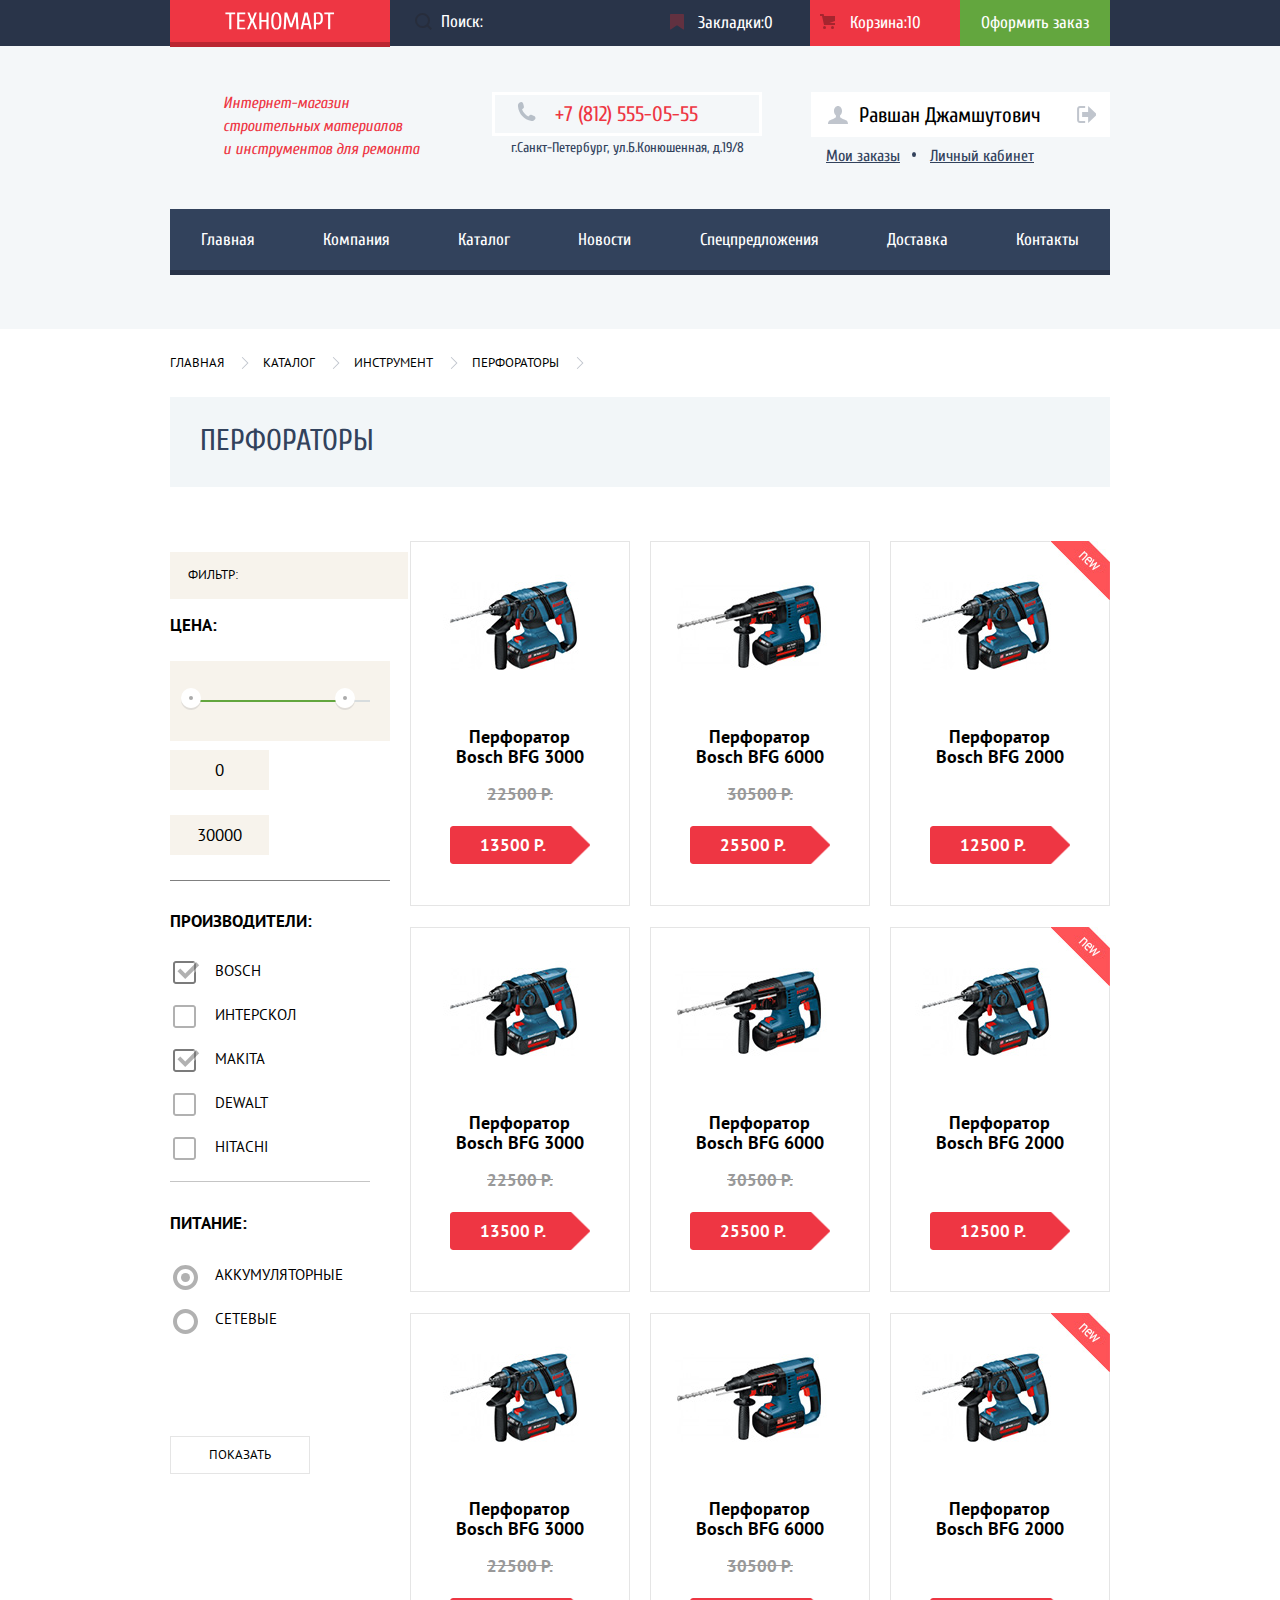
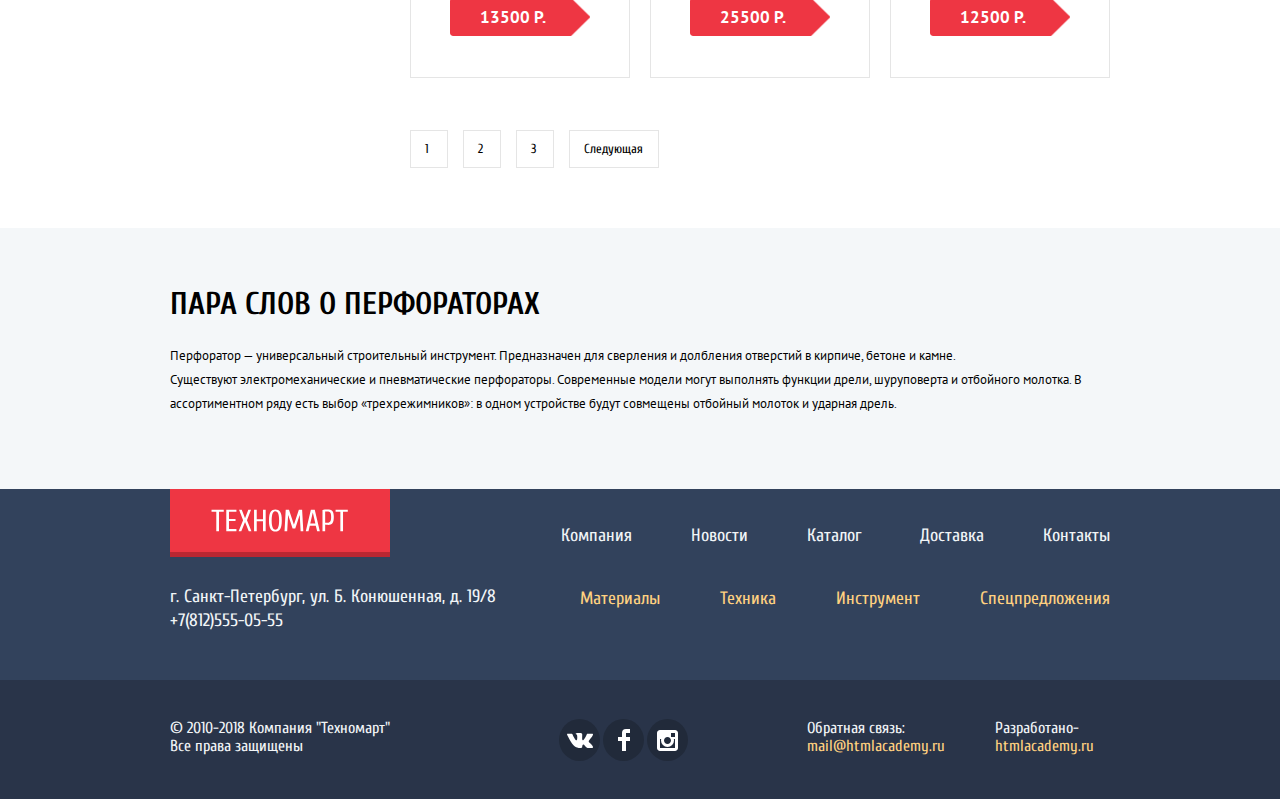
<file: catalog.html>
<!DOCTYPE html>
<html lang="ru">
  <head>
    <meta charset="utf-8">
    <title>Техномарт</title>
    <link href="https://fonts.googleapis.com/css?family=Cuprum:400,400i,700,700i%7CPT+Sans:400,700&amp;subset=cyrillic" rel="stylesheet">
    <link href="css/normalize.css" rel="stylesheet">
    <link href="css/style.css" rel="stylesheet">
  </head>
  <body class="inner-page">
    <header class="main-header">
      <div class="header-top-level">
        <div class="container">
          <a class="technomart-logo" href="index.html"><img src="img/technomart_logo.svg" width="110" height="18" alt="Логотип магазина Техномарт"></a>
          <div class="header-navigation-tools">
            <form action="https://htmlacademy.ru" method="get">
              <input class="search" name="search" type="search" placeholder="Поиск:">
            </form>
            <a class="header-navigation-favourites" href="favourites.html">Закладки:<span>0</span></a>
            <a class="header-navigation-basket color-change" href="basket.html">Корзина:<span>10</span></a>
            <a class="header-navigation-order" href="order.html">Оформить заказ</a>
          </div>
        </div>
      </div>
      <div class="header-middle-level">
        <div class="container">
          <h2 class="h1">Интернет-магазин строительных материалов &nbsp; и инструментов для ремонта</h2>
          <div class="header-contacts">
            <a class="phone-number" href="tel:+78125550555">+7 (812) 555-05-55</a>
            <p class="address">г.Санкт-Петербург, ул.Б.Конюшенная, д.19/8</p>
          </div>
          <div class="user-block-catalog">
            <ul class="user-block-top">
              <li><a class="user-block-top-profile" href="profile.html">Равшан Джамшутович</a></li>
              <li><a class="user-block-top-exit" href="#" aria-label="Выход"></a></li>
            </ul>
            <ul class="user-block-bottom">
              <li><a href="my-orders.html">Мои заказы</a></li>
              <li><a class="user-block-bottom-profile" href="profile.html">Личный кабинет</a></li>
            </ul>
          </div>
        </div>
      </div>
      <div class="header-bottom-level">
        <div class="container">
          <nav>
            <ul class="site-navigation">
              <li><a href="index.html">Главная</a></li>
              <li><a href="company.html">Компания</a></li>
              <li><a href="catalog.html">Каталог</a></li>
              <li><a href="news.html">Новости</a></li>
              <li><a href="offers.html">Спецпредложения</a></li>
              <li><a href="delievery.html">Доставка</a></li>
              <li><a href="contacts.html">Контакты</a></li>
            </ul>
          </nav>
        </div>
      </div>
    </header>
    <main>
      <div class="container">
        <ul class="breadcrumbs uppercase">
          <li><a href="index.html">Главная</a></li>
          <li><a href="catalog.html">Каталог</a></li>
          <li><a href="instruments.html">Инструмент</a></li>
          <li class="breadcrumbs-current">Перфораторы</li>
        </ul>
        <h1 class="catalog-header uppercase">Перфораторы</h1>
          <div class="catalog-columns">
            <section class="filters">
            <h2>Фильтр:</h2>
            <form class="filters-form uppercase" method="get" action="https://echo.htmlacademy.ru">
              <fieldset>
                <legend>Цена:</legend>
                  <div class="range-controls">
                    <div class="scale">
                      <div class="bar"></div>
                    </div>
                    <div class="range-toggle range-toggle-min"></div>
                    <div class="range-toggle range-toggle-max"></div>
                  </div>
                   <div class="price-controls">
                     <label class="min-price"><input type="text" name="min-price" value="0"></label>
                     <label class="max-price"><input type="text" name="max-price" value="30000"></label>
                  </div>

              </fieldset>
              <fieldset class="producers">
                <legend>Производители:</legend>
                  <ul class="filter-producers">
                    <li class="filter-option">
                      <input class="visually-hidden filter-input-checkbox" type="checkbox" name="Bosch" checked id="Bosch">
                      <label for="Bosch">Bosch</label>
                    </li>
                    <li class="filter-option">
                      <input class="visually-hidden filter-input-checkbox" type="checkbox" name="Interskol" id="Interskol">
                      <label for="Interskol"> Интерскол</label>
                    </li>
                    <li class="filter-option">
                      <input class="visually-hidden filter-input-checkbox" type="checkbox" name="Makita" id="Makita" checked>
                      <label for="Makita">Makita</label>
                    </li>
                    <li class="filter-option">
                      <input class="visually-hidden filter-input-checkbox" type="checkbox" name="Dewalt" id="Dewalt">
                      <label for="Dewalt">Dewalt</label>
                    </li>
                    <li class="filter-option">
                      <input class="visually-hidden filter-input-checkbox" type="checkbox" name="Hitachi" id="Hitachi">
                      <label for="Hitachi">Hitachi</label>
                    </li>
                  </ul>
              </fieldset>
              <fieldset>
                <legend>Питание:</legend>
                <ul class="filter-chargers">
                  <li class="filter-option">
                    <input class="visually-hidden filter-input-radio" type="radio" name="charger-group" value="battery" id="battery" checked>
                    <label for="battery">Аккумуляторные</label>
                  </li>
                  <li class="filter-option">
                    <input class="visually-hidden filter-input-radio" type="radio" name="charger-group" id="power" value="power">
                    <label for="power">Сетевые</label>
                  </li>
                </ul>
              </fieldset>
              <button class="filter-button button" type="submit">
                Показать
              </button>
            </form>
          </section>
          <section class="catalog">
          <h2 class="visually-hidden">Список перфораторов</h2>
          <ul class="catalog-list">
            <li class="catalog-item">
              <div class="catalog-item-image">
                <img src="img/Bosch_3000.jpg" width="218" height="170" alt="Перфоратор Bosch BFG 3000">
              </div>
              <a href="#">
                <h3 class="catalog-item-title">Перфоратор Bosch BFG 3000</h3>
              </a>
              <div class="item-price item-price-old">
                <b>22500 Р.</b>
              </div>
              <div class="item-price item-price-new">
                <b>13500 Р.</b>
              </div>
               <div class="actions">
                <a href="#" class="buy uppercase">Купить</a>
                <a href="#" class="bookmark uppercase">В закладки</a>
              </div>
            </li>
            <li class="catalog-item">
              <div class="catalog-item-image">
                <img src="img/Bosch_6000.jpg" width="218" height="170" alt="Перфоратор Bosch BFG 6000">
              </div>
              <a href="#">
                <h3 class="catalog-item-title">Перфоратор Bosch BFG 6000</h3>
              </a>
              <div class="item-price-old">
                <b>30500 Р.</b>
              </div>
              <div class="item-price-new">
                <b>25500 Р.</b>
              </div>
               <div class="actions">
                <a href="#" class="buy">Купить</a>
                <a href="#" class="bookmark">В закладки</a>
              </div>
            </li>
            <li class="catalog-item">
              <div class="catalog-item-image">
                <img src="img/Bosch_2000.jpg" width="218" height="170" alt="Перфоратор Bosch BFG 2000">
              </div>
              <a href="#">
                <h3 class="catalog-item-title">Перфоратор Bosch BFG 2000</h3>
              </a>
              <div class="item-price item-price-new">
                <b>12500 Р.</b>
              </div>
               <div class="actions">
                <a href="#" class="buy">Купить</a>
                <a href="#" class="bookmark">В закладки</a>
              </div>
              <div class="flag flag-new">новинка</div>
            </li>
            <li class="catalog-item">
              <div class="catalog-item-image">
                <img src="img/Bosch_3000.jpg" width="218" height="170" alt="Перфоратор Bosch BFG 3000">
              </div>
              <a href="#">
                <h3 class="catalog-item-title">Перфоратор Bosch BFG 3000</h3>
              </a>
              <div class="item-price item-price-old">
                <b>22500 Р.</b>
              </div>
              <div class="item-price item-price-new">
                <b>13500 Р.</b>
              </div>
               <div class="actions">
                <a href="#" class="buy">Купить</a>
                <a href="#" class="bookmark">В закладки</a>
              </div>
            </li>
            <li class="catalog-item">
              <div class="catalog-item-image">
                <img src="img/Bosch_6000.jpg" width="218" height="170" alt="Перфоратор Bosch BFG 6000">
              </div>
              <a href="#">
                <h3 class="catalog-item-title">Перфоратор Bosch BFG 6000</h3>
              </a>
              <div class="item-price item-price-old">
                <b>30500 Р.</b>
              </div>
              <div class="item-price item-price-new">
                <b>25500 Р.</b>
              </div>
               <div class="actions">
                <a href="#" class="buy">Купить</a>
                <a href="#" class="bookmark">В закладки</a>
              </div>
            </li>
            <li class="catalog-item">
              <div class="catalog-item-image">
                <img src="img/Bosch_2000.jpg" width="218" height="170" alt="Перфоратор Bosch BFG 2000">
              </div>
              <a href="#">
                <h3 class="catalog-item-title">Перфоратор Bosch BFG 2000</h3>
              </a>
              <div class="item-price item-price-new">
                <b>12500 Р.</b>
              </div>
               <div class="actions">
                <a href="#" class="buy">Купить</a>
                <a href="#" class="bookmark">В закладки</a>
              </div>
              <div class="flag flag-new">новинка</div>
            </li>
            <li class="catalog-item">
              <div class="catalog-item-image">
                <img src="img/Bosch_3000.jpg" width="218" height="170" alt="Перфоратор Bosch BFG 3000">
              </div>
              <a href="#">
                <h3 class="catalog-item-title">Перфоратор Bosch BFG 3000</h3>
              </a>
              <div class="item-price item-price-old">
                <b>22500 Р.</b>
              </div>
              <div class="item-price item-price-new">
                <b>13500 Р.</b>
              </div>
               <div class="actions">
                <a href="#" class="buy">Купить</a>
                <a href="#" class="bookmark">В закладки</a>
              </div>
            </li>
            <li class="catalog-item">
              <div class="catalog-item-image">
                <img src="img/Bosch_6000.jpg" width="218" height="170" alt="Перфоратор Bosch BFG 6000">
              </div>
              <a href="#">
                <h3 class="catalog-item-title">Перфоратор Bosch BFG 6000</h3>
              </a>
              <div class="item-price item-price-old">
                <b>30500 Р.</b>
              </div>
              <div class="item-price item-price-new">
                <b>25500 Р.</b>
              </div>
               <div class="actions">
                <a href="#" class="buy">Купить</a>
                <a href="#" class="bookmark">В закладки</a>
              </div>
            </li>
            <li class="catalog-item">
              <div class="catalog-item-image">
                <img src="img/Bosch_2000.jpg" width="218" height="170" alt="Перфоратор Bosch BFG 2000">
              </div>
              <a href="#">
                <h3 class="catalog-item-title">Перфоратор Bosch BFG 2000</h3>
              </a>
              <div class="item-price item-price-new">
                <b>12500 Р.</b>
              </div>
               <div class="actions">
                <a href="#" class="buy">Купить</a>
                <a href="#" class="bookmark">В закладки</a>
              </div>
              <div class="flag flag-new">новинка</div>
            </li>
          </ul>
        </section>
      </div>

      <div class="pagination">
        <a href="#1">1</a>
        <a href="#2">2</a>
        <a href="#3">3</a>
        <a href="#4">Следующая</a>
      </div>
       </div>
    <div class="inner-main-bottom">
      <div class="container">
        <article class="about-drills">
          <h2>Пара слов о перфораторах</h2>
          <p>Перфоратор — универсальный строительный инструмент. Предназначен для сверления и долбления отверстий в кирпиче, бетоне и камне.</p>
          <p>Существуют электромеханические и пневматические перфораторы. Современные модели могут выполнять функции дрели, шуруповерта и отбойного молотка. В ассортиментном ряду есть выбор «трехрежимников»: в одном устройстве будут совмещены отбойный молоток и ударная дрель.</p>
        </article>
      </div>
    </div>
     </div>
    </main>

    <footer class="main-footer">
      <div class="footer-top-level">
        <div class="container">
          <div class="left-column">
            <a class="technomart-logo"><img src="img/technomart_logo.svg" width="138" height="23" alt="Логотип магазина Техномарт"></a>
            <div class="footer-contacts">
              <p>г. Санкт-Петербург, ул. Б. Конюшенная, д. 19/8</p>
              <a class="footer-phone-number" href="tel:+7(812)555-05-55">+7(812)555-05-55</a>
            </div>
          </div>
          <div class="right-column">
            <ul class="footer-navigation">
              <li><a href="company.html">Компания</a></li>
              <li><a href="news.html">Новости</a></li>
              <li><a href="catalog.html">Каталог</a></li>
              <li><a href="delievery.html">Доставка</a></li>
              <li><a href="contacts.html">Контакты</a></li>
            </ul>
            <ul class="footer-catalog-navigation">
              <li><a href="materials.html">Материалы</a></li>
              <li><a href="technics.html">Техника</a></li>
              <li><a href="instuments.html">Инструмент</a></li>
              <li><a href="offers.html">Спецпредложения</a></li>
            </ul>
          </div>
        </div>
      </div>
      <div class="footer-bottom-level">
        <div class="container">
          <p class="footer-copyright">
            &copy; 2010-2018 Компания "Техномарт"
            Все права защищены
          </p>
        <div class="footer-social">
          <ul class="social">
            <li><a class="social-button social-button-vk" href="#"></a></li>
            <li><a class="social-button social-button-fb" href="#"></a></li>
            <li><a class="social-button social-button-insta" href="#"></a></li>
          </ul>
        </div>
        <div class="footer-feedback">
          <div class="feedback">
            Обратная связь:
            <a href="mailto:mail@htmlacademy.ru">mail@htmlacademy.ru</a>
          </div>
          <div class="developer">
            Разработано-
            <a href="https://htmlacademy.ru/intensive/htmlcss">htmlacademy.ru</a>
          </div>
        </div>
      </div>
    </div>
    </footer>

    <section class="modal modal-basket">
      <h3 class="visually-hidden">Действия посетителя</h3>
      <p>Товар добавлен в корзину!</p>
      <a href="#">Оформить заказ</a>
      <a href="catalog.html">Продолжить покупки</a>
      <button class="modal-close" type="button">Закрыть</button>
    </section>
  </body>
</html>
</file>
<file: css/style.css>
body {
  min-width: 1200px;
  margin: 0;
  padding: 0;

  font-family: "Cuprum", Arial, sans-serif;
  font-size: 21px;
  font-weight: 400;
  line-height: 18px;
  font-style: normal;
  font-stretch: normal;
  text-align: left;
  color: #ffffff;
}

a {
  text-decoration: none;
}

 ul {
  padding: 0;
  margin: 0;
  list-style: none;
}

p {
  margin: 0;
}

.visually-hidden {
  position: absolute;
  width: 1px;
  height: 1px;
  margin: -1px;
  border: 0;
  padding: 0;
  clip: rect(0 0 0 0);
  overflow: hidden;
}

.container {
 width: 940px;
 margin: 0 auto;
}

.main-header {
  padding-bottom: 59px;
  font-size: 17px;
  background-color: #f4f7f9;
  margin-bottom: 25px;
}

.catalog-header {
  font-size: 30px;
  line-height: 30px;
  color: #32425c;
  background-color: #f2f6f8;
}

.main-header a {
  color: inherit;
}

.header-top-level {
  margin: 0;
  padding: 0;

  margin-bottom: 46px;
  background-color: #293449;
}

.header-top-level .container {
  display: flex;
}

.technomart-logo {
  width: 220px;
  height: 42px;
  display: flex;
  justify-content: center;
  background-color: #ee3643;
  align-items: center;
  box-shadow: 0px 5px 0 0  #ba2732;
}

.technomart-logo:hover,
.technomart-logo:focus {
  background-color: #ca2c37;
}

.technomart-logo:active {
  background-color: #ba2732;
}

.header-navigation-tools form {
  width: 270px;
  box-sizing: border-box;
}

.search {
  height: 42px;
  position: relative;
  margin-left: 49px;
  border: none;
  background-color: transparent;
}

.search::placeholder {
  color: #ffffff;
}

.search:hover {
  background-color: #212a3a;
}

.search:active,
.search:focus {
  background-color: #ffffff;
}

.header-navigation-tools form::before {
  content: "";
  position: absolute;
  top: 13px;
  left: 25px;

  width: 17px;
  height: 17px;
  background-image: url(../img/icon-search.svg);
  background-repeat: no-repeat;
  opacity: 0.3;
}

.header-navigation-tools {
  display: flex;
  align-items: flex-start;
  flex-wrap: wrap;
}

.header-navigation-tools a {
  display: block;
  width: 150px;
  padding: 14px 5px;
  text-align: center;
  box-sizing: border-box;
  word-wrap: break-word;
}

.header-navigation-tools {
  position: relative;
}

.header-navigation-basket::before {
  content: "";
  position: absolute;
  left: 430px;
  width: 15px;
  height: 15px;
  background-image: url("../img/cart-icon.svg");
  background-repeat: no-repeat;
  opacity: 0.3;
}

.header-navigation-favourites::before {
  content: "";
  position: absolute;
  left: 280px;
  width: 14px;
  height: 16px;
  background-image: url("../img/icon-bookmark.svg");
  background-repeat: no-repeat;
  opacity: 0.3;
}

.header-navigation-order {
  background-color: #63a63e;
}

.header-navigation-order:hover,
.header-navigation-order:focus {
  background-color: #5fbb2d;
}

.header-navigation-order:active {
  background-color: #518534;
}

.header-navigation-favourites:hover,
.header-navigation-basket:hover  {
  background-color: #212a3a;
}

.header-navigation-favourites:focus,
.header-navigation-basket:focus {
  background-color: #212a3a;
}

.header-navigation-favourites:active,
.header-navigation-basket:active {
  opacity: 0.5;
  color: rgba(255, 255, 255, 0.6);
  background-color: #161d29;
}

.color-change {
  background-color: #ee3643;
}

.header-middle-level {
  font-size: 21px;
  margin-bottom: 44px;
  color: #ee3643;
}

.header-middle-level .container {
  display: flex;
}

.header-middle-level h1 {
  margin: 0;
  padding: 0;
}

.header-middle-level .h1 {
  margin: 0;

  width: 198px;
  padding-left: 53px;

  font-size: 16px;
  font-style: italic;
  font-weight: 400;
  line-height: 23px;
  text-align: left;
  background-color: #f4f7f9;
}

.header-contacts {
  position: relative;
  margin: 0;
  margin-left: 71px;
}

.index .header-contacts {
  margin-left: auto;
}

.header-contacts .phone-number {
  display: block;
  width: 270px;
  padding: 10px 10px 10px 60px;
  border: solid 3px #ffffff;
  box-sizing: border-box;
}

.header-contacts .phone-number::before {
  content: "";
  position: absolute;
  top: 10px;
  left: 25px;
  width: 19px;
  height: 19px;
  background-image: url("../img/icon-phone.svg");
  background-repeat: no-repeat;
}

.header-contacts .address {
  width: 270px;
  padding: 0 10px;
  font-size: 14px;
  line-height: 24px;
  color: #32425c;
  text-align: center;
  box-sizing: border-box;
}

.user-block {
  display: flex;
  width: 281px;
  margin-left: auto;
}

.user-block-catalog {
  width: 299px;
  margin-left: auto;
}

.user-block-catalog a {
  display: block;
}

.user-block-top {
  display: flex;
  justify-content: space-between;
  padding: 0;
  margin: 0;
  background-color: #ffffff;
}

.main-header .user-block-top-profile {
  width: 230px;
  padding: 13px 0 11px;
  line-height: 21px;
  text-align: right;
  color: #000000;
  background-color: #ffffff;
}

.user-block-list a {
  color: #000000;
}

.user-block-list {
  display: flex;

  justify-content: space-between;
  margin-left: 69px;
}

.user-block-top-exit {
  position: relative;
  width: 69px;
  height: 45px;
}

.user-block-top-exit::after {
  content: "";
  position: absolute;
  top: 14px;
  left: 35px;
  width: 20px;
  height: 17px;
  background-image: url(../img/icon-logout.svg);
  background-repeat: no-repeat;
  opacity: 0.3;
}

.user-block-top-exit::before {
  content: "";
  position: absolute;
  top: 14px;
  left: -213px;
  width: 20px;
  height: 18px;
  background-image: url(../img/icon-user.svg);
  background-repeat: no-repeat;
  opacity: 0.3;
}

.user-block-top-exit::after:hover,
.user-block-top-exit::after:focus {
  background-image: url(../img/icon-logout.svg);
  background-repeat: no-repeat;
  opacity: 1;
}

.user-block-top-profile:hover {
  color: #000000;
}

.user-block-top-profile:focus {
  color: rgba(0, 0, 0, 0.3);
}

.user-block-login {
  position: relative;
  display: block;
  width: 121px;
  min-height: 45px;
  padding: 14px 0 14px 47px;
  box-sizing: border-box;
  background-color: #ffffff;
}

.user-block-login::before {
  content: "";
  position: absolute;
  left: 10px;
  width: 20px;
  height: 17px;
  background-image: url("..img/icon-login.svg");
  background-repeat: no-repeat;
  background-color: #c5c5c5;
}

.user-block-registration {
  display: block;
  width: 150px;
  min-height: 45px;
  padding: 14px 0 14px 15px;
  margin-left: 10px;
  box-sizing: border-box;
  text-align: center;
  background-color: #ffffff;
}

.user-block-bottom {
  display: flex;
  width: 250px;
  font-size: 16px;
  text-decoration: underline;
  color: #32425c;
}

.user-block-bottom a {
  display: block;
  padding: 10px 15px 0 15px;
  background-color: #f4f7f9;
}

.user-block-bottom a:hover,
.user-block-bottom a:focus,
.user-block-list a:hover,
.user-block-list a:focus {
  color: #ee3643;
}

.user-block-bottom a:active,
.user-block-list a:active {
  opacity: 0.3;
  color: rgba(50, 66, 92, 0.3);
}

.user-block-bottom-profile {
  position: relative;
}

.user-block-bottom-profile::before {
  content: "";
  position: absolute;
  top: 15px;
  left: -3px;
  width: 4px;
  height: 5px;
  background-color: #32425c;
  border-radius: 50%;
}

.header-bottom-level {
  font-size: 17px;
}

.site-navigation {
  display: flex;
  justify-content: space-between;
  margin: 0px;
  padding: 0px;
  box-shadow: 0px 5px 0 0 #293449;
  background-color: #32425c;
}

.site-navigation a {
  display: block;
  padding: 22px 31px 21px;
  background-color: #32425c;
}

.site-navigation a:hover,
.site-navigation a:focus {
  background-color: #293449;
}

.site-navigation a:active {
  opacity: 0.5;
  color: rgba(255, 255, 255, 0.5);
  background-color: #1d2739;
}

.uppercase {
  text-transform: uppercase;
  font-family: "PT Sans", Arial, sans-serif;
}

.equipment-item,
.sales,
.delievery {
  width: 300px;
  height: 123px;
}

.equipment-list {
  display: flex;
  flex-wrap: wrap;
  justify-content: space-between;
}

.position {
  display: flex;
  justify-content: space-between;
  margin-top: 20px;
}

.equipment-list a,
.other a {
  display: block;
  width: 135px;
  min-height: 38px;
  margin-left: 25px;
  padding: 9px 22px 11px;
  box-sizing: border-box;
  font-size: 14px;
  line-height: 18px;
  text-transform: uppercase;
  border-radius: 5px;
  color: #ffffff;
  background-color: #000000;
  opacity: 0.1;
}

.equipment-list h2,
.other h2 {
  margin: 0;
  padding: 24px 0 14px 23px;
  font-size: 24px;
  line-height: 30px;
  text-align: left;
}

.equipment-item-drills {
  width: 620px;
  height: 266px;
  background: url("../img/drills-index.png");
}

.equipment-item-drills h2 {
  padding: 0;
  margin: 0;
  padding: 27px 0 10px 24px;
  font-size: 36px;
  font-weight: 700;
  text-transform: uppercase;
}

.equipment-item-drills a {
  padding-left: 24px;
  font-size: 18px;
  line-height: 24px;
  color: #ffffff;
}

.equipment-item-materials {
  background-color: #ffbf47;
  background-image: url("../img/icon-paint.svg");
  background-repeat: no-repeat;
  background-position: 80%;
}

.equipment-item-instruments {
  background-color: #3bbce3;
  background-image: url("../img/icon-drill.svg");
  background-repeat: no-repeat;
  background-position: 85%;
}

.equipment-item-technics {
  background-color: #dc91d8;
  background-image: url("../img/icon-tractor.svg");
  background-repeat: no-repeat;
  background-position: 85%;
}

.sales {
  background-color: #8ed78f;
  margin-bottom: 20px;
  background-image: url("../img/icon-trolley.svg");
  background-repeat: no-repeat;
  background-position: 85%;
}

.delievery {
  background-color: #ffc047;
  background-image: url("../img/icon-car.svg");
  background-repeat: no-repeat;
  background-position: 85%;
}

.catalog {
  width: 700px;
  margin-left: 21px;
}

.breadcrumbs,
.breadcrumbs a {
  font-size: 13px;
  color: #000000;
}

.breadcrumbs {
  display: flex;
  justify-content: flex-start;
  flex-wrap: wrap;
  padding: 0;
  margin: 0;
  margin-bottom: 25px;
}

.breadcrumbs li {
  position: relative;
  margin-right: 39px;
}

.breadcrumbs li::after {
  content: "";
  position: absolute;
  top: 3px;
  right: -25px;
  width: 8px;
  height: 12px;
  background: url("../img/icon-right-small.svg");
}

.inner-page .catalog-header {
  padding: 29px 30px 31px 30px;
  margin: 0;
  margin-bottom: 54px;
  font-size: 30px;
  font-weight: normal;
  font-family: "Cuprum", Arial, sans-serif;
}

.catalog-columns {
  display: flex;
  justify-content: space-between;
}

fieldset,
legend {
  border: none;
  margin: 0;
  padding: 0;
}

.filters {
  width: 200px;
  font-size: 15px;
  line-height: 20px;
  color: #000000;
}

.range-controls {
  position: relative;
  width: 220px;
  height: 80px;
  padding-top: 39px;
  padding-left: 20px;
  margin-top: 21px;
  margin-bottom: 9px;
  box-sizing: border-box;

  background-color: #f7f3ec;
}

.range-controls .scale {
  width: 180px;
  height: 2px;
  background: #d7dcde;
}

.range-controls .bar {
  width: 84%;
  height: 2px;
  background: #63a63e;
}

.range-toggle {
  position: absolute;
  top: 27px;

  width: 20px;
  height: 22px;
  background: url("../img/filter-button.svg");
}

.range-toggle-min {
  left: 5%;
}

.range-toggle-max {
  left: 75%;
}

.price-controls {
  position: relative;
  border-bottom: 1px solid grey;
}

.price-controls label {
  display: inline-block;
  margin-bottom: 25px;
}

.price-controls input {
  width: 95px;
  height: 38px;
  color: inherit;
  font: inherit;
  text-align: center;

  background: none;
  border: none;
}

.price-controls .min-price,
.price-controls .max-price {
  font-size: 17px;
  line-height: 18px;
  font-family: "PT Sans", Arial, sans-serif;
  background-color: #f7f3ec;
}

.price-controls .min-price {
  margin-right: 25px;
}

.filters legend {
  font-size: 17px;
  font-weight: 700;
  line-height: 30px;
}

.filters h2 {
  width: 220px;
  padding: 14px 0 15px 18px;
  font-size: 13px;
  line-height: 18px;
  font-weight: 400;
  text-transform: uppercase;
  font-family: "PT Sans", Arial, sans-serif;
  background-color: #f7f3ec;
}

.filter-producers {
  position: relative;
  margin-top: 25px;
  margin-bottom: 26px;
  border-bottom: 1px solid #c5c5c5;
}

.filter-chargers {
  margin-top: 27px;
  margin-bottom: 83px;
}

.filters li {
  padding-bottom: 24px;
}

.filter-option {
  padding-left: 45px;
}

.filter-option label {
  position: relative;
  display: block;
}

.filter-input-checkbox + label::before {
  content: "";
  position: absolute;
  left: -42px;
  top: 0;

  width: 27px;
  height: 25px;

  background-image: url("../img/checkbox-off.svg");
  background-repeat: no-repeat;
  opacity: 0.3;
}

.filter-input-checkbox:checked + label::after {
  content: "";
  position: absolute;
  left: -42px;
  top: 0;

  width: 27px;
  height: 25px;

  background-image: url("../img/checkbox-on.svg");
  background-repeat: no-repeat;
  opacity: 0.3;
}

.producers {
  margin-top: 25px;
}

.filter-input-radio + label::before {
  content: "";
  position: absolute;
  left: -42px;
  top: 0;

  width: 27px;
  height: 25px;

  background-image: url("../img/radio-off.svg");
  background-repeat: no-repeat;
  opacity: 0.3;
}

.filter-input-radio:checked + label::before {
  content: "";
  position: absolute;
  left: -42px;
  top: 0;

  width: 27px;
  height: 25px;

  background-image: url("../img/radio-on.svg");
  background-repeat: no-repeat;
  opacity: 0.3;
}

.filters button {
  width: 140px;
  min-height: 38px;
  text-transform: inherit;
  font-size: 13px;
  line-height: 18px;
  text-align: center;
  border: 1px solid #e5e5e5;
  background-color: #ffffff;
}

.catalog {
  font-family: "PT Sans", Arial, sans-serif;
  font-size: 17px;
  font-weight: 700;
}

.catalog-list {
  display: flex;
  flex-wrap: wrap;
  justify-content: space-between;
}

.catalog-item {
  display: flex;
  flex-direction: column;
  position: relative;
  width: 218px;
  border: solid 1px #e5e5e5;
  padding-bottom: 21px;
  margin-bottom: 21px;
  align-items: center;
}

.catalog-item .flag {
  position: absolute;
  top: -1px;
  right: -1px;

  width: 60px;
  height: 60px;

  text-indent: -1000px;
  overflow: hidden;
  z-index: 20;
}

.catalog-item .flag-new {
  background: url(../img/new-flag.jpg) no-repeat 0 0;
}

.catalog-item a {
  margin-bottom: auto;
}

.catalog-item img {
  margin-bottom: 12px;
}

.catalog-item-title {
  margin: 0 34px 0 33px;
  padding-bottom: 18px;
  text-align: center;
  font-size: 18px;
  line-height: 20px;
  color: #000000;
}

.item-price {
  font-size: 17px;
  line-height: 18px;
  font-family: "PT Sans", Arial, sans-serif;
}

.item-price-old {
  padding-bottom: 13px;
  text-decoration: line-through;
  color: #999999;
}

.item-price-new {
  position: relative;
  width: 80px;
  margin: 10px auto;
  margin-bottom: 20px;
  padding: 10px 30px;

  color: white;
  background: #ee3643;
  border-radius: 3px;
  background: url(../img/btn-copy-14.svg) center no-repeat;
}

.catalog-item .actions {
  position: absolute;
  top: 0;
  left: 0;

  width: 218px;
  height: 88px;
  padding: 60px 0;

  background-color: rgba(255,255,255,0.9);
  z-index: 10;
  font-size: 14px;
  line-height: 18px;
}

.buy {
  color: inherit;
}

.bookmark {
  color: #32425c;
  background: white;
}

.catalog-item .actions .buy,
.catalog-item .actions .bookmark {
  display: block;
  width: 129px;
  margin: 0 auto;
  margin-bottom: 7px;
  padding: 7px 0;

  background-color: #63a63e;
  border: 3px solid #63a63e;
  border-bottom-color: #367315;
  border-radius:3px;

  color: white;
  font-size: 14px;
  font-weight: normal;
  font-family: "Cuprum", sans-serif;
  line-height: 18px;
  text-decoration: none;
  text-align: center;
  text-transform: uppercase;
}

.catalog-item .actions {
  display: none;
}

.catalog-item .actions .bookmark {
  color: #32425c;
  background: white;
  border-bottom-color: #63a63e;
}

.catalog-item:hover .actions {
  display: block;
}

.buy:hover,
.buy:focus {
  box-shadow: inset 0px -3px 0 0 #367315;
  background-color: #5fbb2d;
}

.bookmark:hover,
.bookmark:focus {
  border: 3px solid #32425c;
  color: #32425c;
}

.buy:active {
  background-color: #518534;
}

.bookmark:active {
  border: 3px solid #32425c;
  opacity: 0.3;
  color: rgba(50, 66, 92, 0.3);
}

.popular-producers h2,
.popular-goods h2 {
  padding: 33px 0 35px 30px;
  font-size: 30px;
  line-height: 30px;
  text-transform: uppercase;
  font-weight: 400;
  color: #32425c;
  background-color: #f9f5f0;
}

.popular-producers-list {
  display: flex;
  flex-wrap: wrap;
  justify-content: space-between;
  margin-bottom: 65px;
}

.popular-producer-item{
  display: flex;
  width: 220px;
  height: 145px;
  margin-bottom: 20px;
  border: solid 1px #eaeaea;
  box-sizing: border-box;
  align-items: center;
  justify-content: center;
}

.popular-producers h2>a,
.popular-goods h2>a {
  display: inline-block;
  width: 253px;
  padding: 10px 0;
  margin-left: 269px;
  font-size: 14px;
  line-height: 18px;
  text-transform: uppercase;
  border-radius: 5px;
  color: #ffffff;
  text-align: center;
  background-color: #ee3643;
}

.main-bottom h2,
.main-cbottom a,
.main-bottom p,
.main-bottom ul {
  padding: 0;
  margin: 0;
}

.main-bottom .container {
  display: flex;
  margin-bottom: 86px;
}

.main-bottom a {
  display: block;
}

.main-bottom h2 {
  /*margin-top: 20px;*/
  font-size: 30px;
  line-height: 30px;
  text-transform: uppercase;
}

.about-company {
  display: flex;
  flex-direction: column;
  width: 519px;
  min-height: 368px;

  margin-right: 121px;
  font-size: 13px;
  line-height: 24px;
  text-align: left;
  color: #000000;
}

.about-company p {
  font-family: "PT Sans", Arial, sans-serif;
  margin-top: 25px;
}

.about-company ul {
  padding: 0;
  margin: 0;
  margin-top: 19px;
  font-size: 18px;
  line-height: 20px;
}

.about-company li::before {
  content: "";
  display: inline-block;
  width: 25px;
  height: 2px;
  margin-right: 10px;
  vertical-align: middle;
  background: #ee3643;
}

.about-company li {
  margin-bottom: 20px;
}

.about-company a {
  width: 220px;
  margin-top: auto;
}

.main-contacts-map {
  margin-bottom: 36px;
}

.main-bottom-link {
  padding: 7px 0;
  text-transform: uppercase;
  font-size: 14px;
  text-align: center;
  color: #ffffff;
  background-color: #ee3643;
}

.main-bottom-link:hover,
.main-bottom-link:focus {
  background-color: #ca2c37;
}

.main-bottom-link:active {
  background-color: #ba2732;
}

.main-contacts {
  display: flex;
  flex-direction: column;
  width: 300px;
  min-height: 368px;
  font-size: 13px;
  line-height: 24px;
  text-align: left;
  color: #000000;
}

.main-contacts p {
  width: 179px;
  margin: 25px 0;
  font-family: "PT Sans", Arial, sans-serif;
}

.main-contacts a {
  margin-top: auto;
}

.inner-main-bottom {
  padding-top: 67px;
  padding-bottom: 73px;
  color: #000000;
  background-color: #f4f7f9;
}

.about-drills h2 {
  margin: 0;
  margin-bottom: 31px;
  text-transform: uppercase;
}

.about-drills p {
  font-size: 13px;
  line-height: 24px;
  font-family: "PT Sans", Arial, sans-serif;
}

.pagination {
  margin-top: 31px;
  margin-bottom: 60px;
  margin-left: 240px;
}

.pagination a {
  display: inline-block;
  min-width: 38px;
  padding: 9px 15px 9px 14px;
  margin-right: 10px;
  font-size: 13px;
  line-height: 18px;
  color: #000000;
  box-sizing: border-box;

  border: solid 1px #e5e5e5;
}


.main-footer {
  font-size: 18px;
  line-height: 24px;
  color: #f1f5f7;
  background-color: #32425c;
}

.main-footer ul,
.main-footer a,
.main-footer h2,
.main-footer p {
  margin: 0;
  padding: 0;
}

.main-footer a {
  color: inherit;
  background-color: #32425c;
}

.main-footer .technomart-logo {
  height: 63px;
  background-color: #ee3643;
}

.main-footer .technomart-logo:hover,
.main-footer .technomart-logo:focus {
  background-color: #ca2c37;
}

.main-footer .technomart-logo:active {
  background-color: #ba2732;
}

.main-footer .container {
  display: flex;
}

.footer-contacts {
  width: 330px;
  margin-top: 33px;
}

.right-column {
  margin-left: auto;
}

.footer-navigation {
  display: flex;
  justify-content: space-between;
  flex-wrap: wrap;
}

.footer-navigation a {
  display: block;
  max-width: 131px;
  padding-top: 35px;
  padding-bottom: 39px;
  word-wrap: break-word;
}

.footer-navigation li:first-child {
  margin-left: 41px;
}

.footer-catalog-navigation {
  display: flex;
  justify-content: space-between;
  flex-wrap: wrap;
}

.footer-catalog-navigation a {
  display: block;
  max-width: 131px;
  text-align: center;
  padding: 0 0 69px 60px;
  color: #ffd180;
  word-wrap: break-word;
}

.footer-navigation a:hover,
.footer-catalog-navigation a:hover {
  text-decoration: underline;
}

.footer-navigation a:focus,
.footer-catalog-navigation a:focus {
  text-decoration: underline;
}

.footer-navigation a:active {
  opacity: 0.5;
  color: rgba(241, 245, 247, 0.5);
}

.footer-catalog-navigation a:active {
  opacity: 0.5;
  color: rgba(255, 209, 128, 0.5);
}

.footer-bottom-level {
  display: flex;
}

.footer-bottom-level .container {
  padding-top: 39px;
  padding-bottom: 34px;
}

.footer-bottom-level,
.footer-bottom-level a {
  font-size: 16px;
  line-height: 18px;
  background-color: #293449;
}

.footer-copyright {
  width: 227px;
}

.footer-social {
  width: 129px;
  margin-left: 162px;
}

.social {
  display: flex;
  justify-content: space-between;
}

.social a {
  display: inline-block;
  background-color: #212a3a;
  border-radius: 50%;
}

.social a:hover,
.social a:focus,
.social a:active {
  background-color: #ee3643;
}

.social-button {
  width: 41px;
  height: 42px;
  margin-left: 3px;
}

.social-button-vk {
  background: url(../img/vk-icon.svg) no-repeat 50% 50%;
}

.social-button-fb {
  background: url(../img/fb-icon.svg) no-repeat 50% 50%;
}

.social-button-insta {
  background: url(../img/insta-icon.svg) no-repeat 50% 50%;
}

.footer-feedback {
  display: flex;
}

.footer-feedback a {
  color: #ffd180;
}

.footer-feedback a:hover,
.footer-feedback a:focus {
  text-decoration: underline;
}

.footer-feedback a:active {
  color: #ee3643;
}

.feedback {
  width: 135px;
  margin-left: 119px;
}

.developer {
  width: 96px;
  margin-left: 53px;
}

.modal {
  display: none;
}

.modal-feedback {
  width: 620px;
  height: 430px;
  box-shadow: 0px 20px 40px 0 rgba(0, 0, 0, 0.75);
}
</file>
